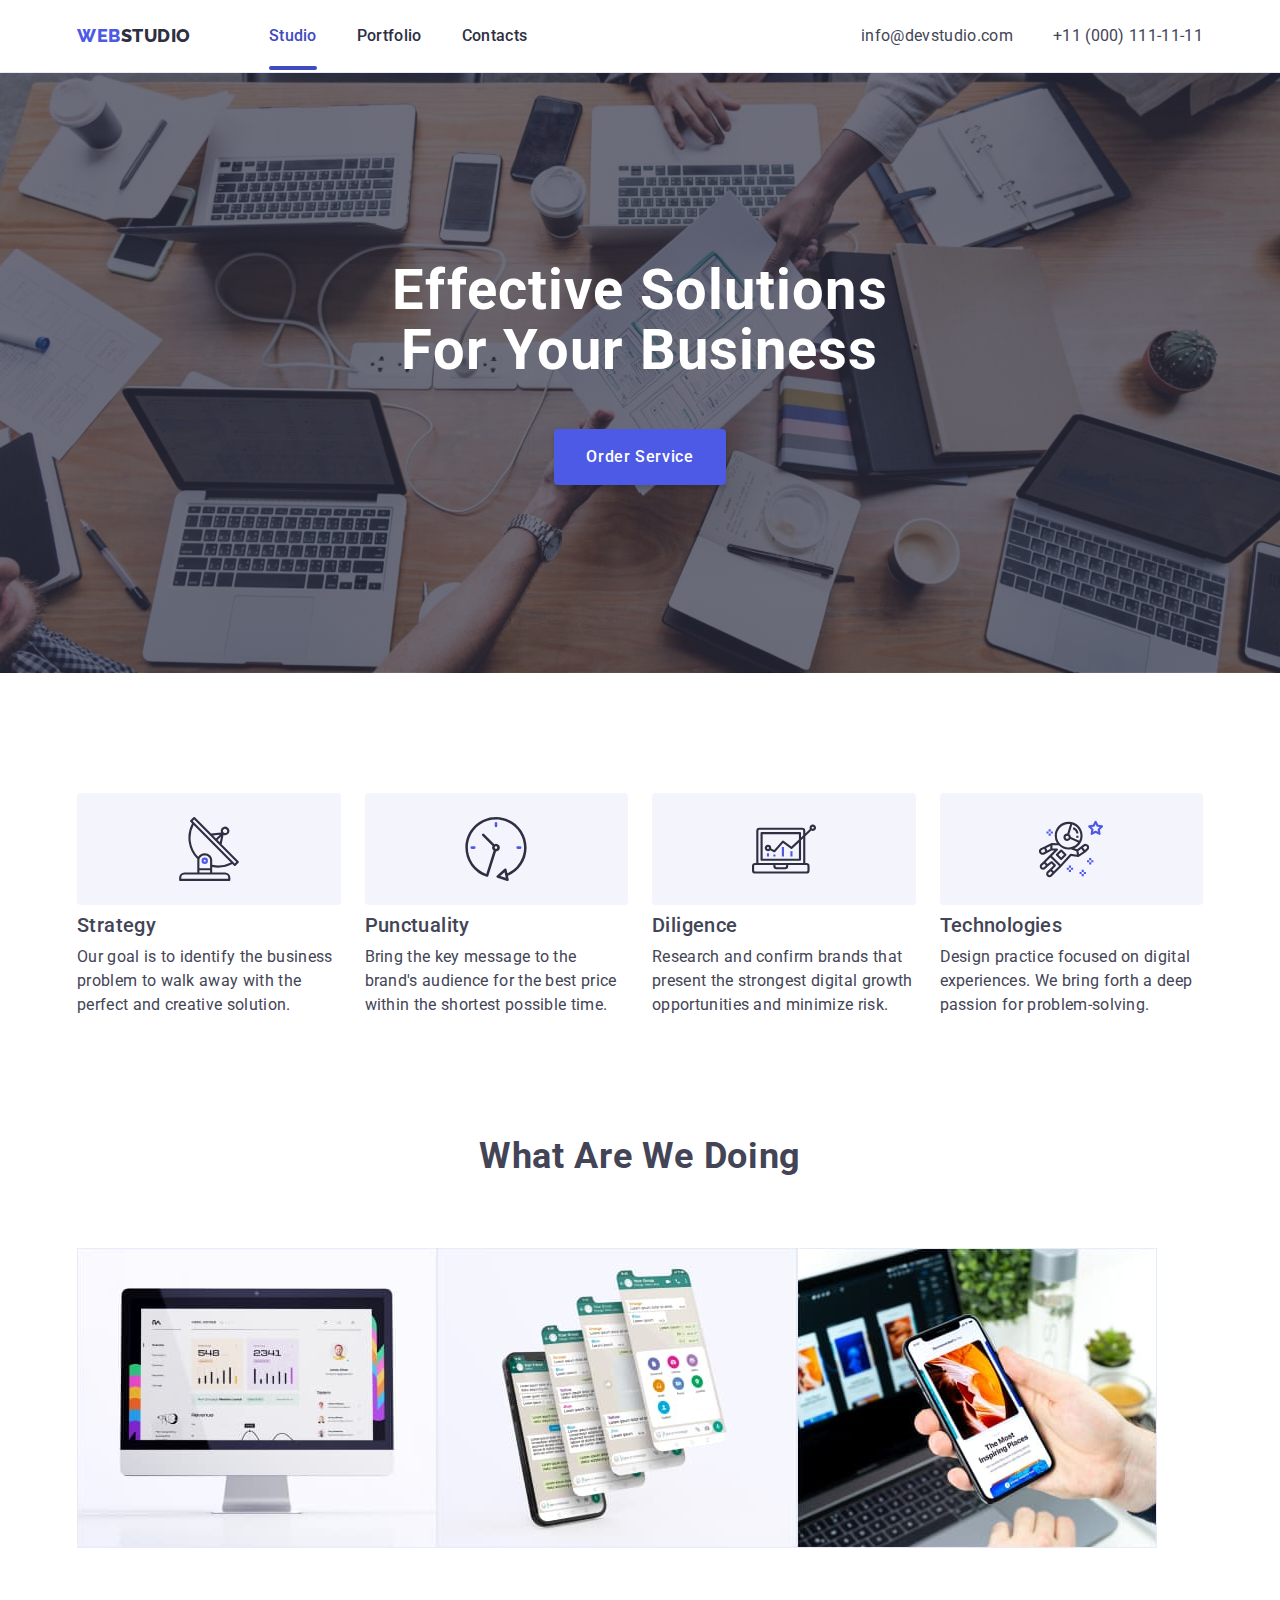
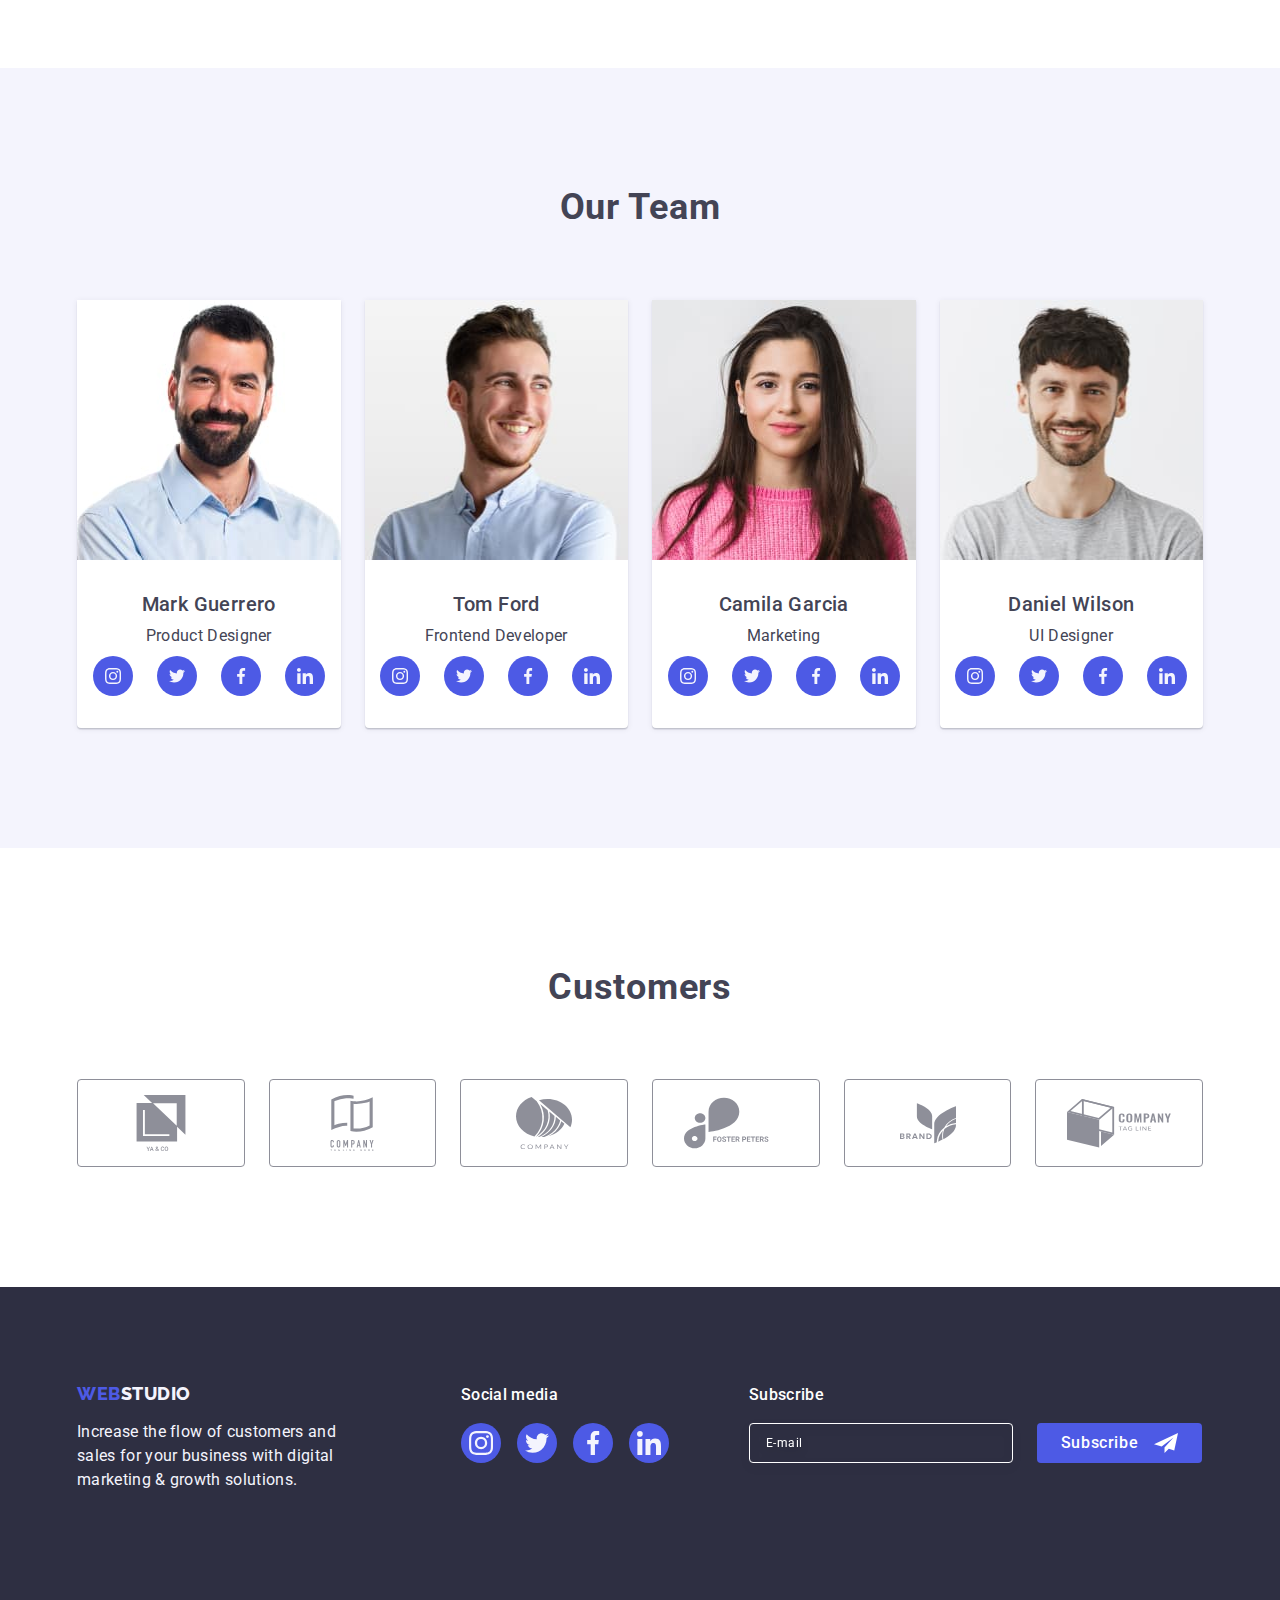
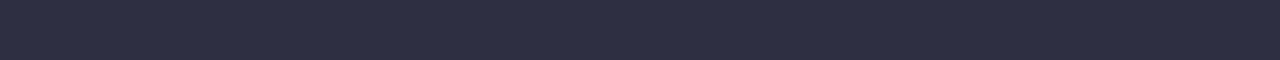
<file: index.html>
<!DOCTYPE html>
<html lang="en">
  <head>
    <meta charset="UTF-8" />
    <meta http-equiv="X-UA-Compatible" content="IE=edge" />
    <meta name="viewport" content="width=device-width, initial-scale=1.0" />
    <link
      rel="stylesheet"
      href="https://cdnjs.cloudflare.com/ajax/libs/modern-normalize/1.1.0/modern-normalize.min.css"
    />
    <link rel="stylesheet" href="./css/styles.css" />
    <link rel="preconnect" href="https://fonts.googleapis.com" />
    <link rel="preconnect" href="https://fonts.gstatic.com" crossorigin />
    <link
      href="https://fonts.googleapis.com/css2?family=Raleway:wght@800&family=Roboto:wght@400;500;700&display=swap"
      rel="stylesheet"
    />
    <title>Web Studio</title>
  </head>
  <body>
    <header class="page-header">
      <div class="container page-header-container">
        <nav class="main-nav">
          <a href="./index.html" class="logo link"
            >Web<span class="logo-part">Studio</span></a
          >
          <ul class="main-nav-list list-general list">
            <li class="main-nav-item item">
              <a class="main-nav-link link current-page" href="./index.html"
                >Studio</a
              >
            </li>
            <li class="main-nav-item item">
              <a class="main-nav-link link" href="./portfolio.html"
                >Portfolio</a
              >
            </li>
            <li class="main-nav-item item">
              <a class="main-nav-link link" href="">Contacts</a>
            </li>
          </ul>
        </nav>
        <button
          type="button"
          class="mobile-menu-open-btn js-open-menu"
          aria-expanded="false"
        >
          <svg class="modal-open-btn-icon" width="32" height="22">
            <use href="./images/icons.svg#icon-burger"></use>
          </svg>
        </button>
        <address class="page-header-address">
          <ul class="header-adress-list list-general list">
            <li class="header-address-item item">
              <a
                class="header-address-link link"
                href="mailto:info@devstudio.com"
                >info@devstudio.com</a
              >
            </li>
            <li class="header-address-item item">
              <a class="header-address-link link" href="tel:+110001111111"
                >+11 (000) 111-11-11</a
              >
            </li>
          </ul>
        </address>
      </div>
    </header>
    <main>
      <section class="hero">
        <div class="container hero-container">
          <h1 class="main-title">Effective Solutions for Your Business</h1>
          <button class="hero-btn btn" type="button" data-modal-open>
            Order Service
          </button>
        </div>
      </section>
      <section class="principles">
        <div class="container">
          <h2 class="hiden">Section 1</h2>
          <ul class="principles-list list">
            <li class="principles-item item">
              <div class="principles-icon-block">
                <svg class="principles-icon" width="64" height="64">
                  <use href="./images/icons.svg#icon-antenna"></use>
                </svg>
              </div>
              <h3 class="secondary-title">Strategy</h3>
              <p class="main-text">
                Our goal is to identify the business problem to walk away with
                the perfect and creative solution.
              </p>
            </li>
            <li class="principles-item item">
              <div class="principles-icon-block">
                <svg class="principles-icon" width="64" height="64">
                  <use href="./images/icons.svg#icon-clock"></use>
                </svg>
              </div>
              <h3 class="secondary-title">Punctuality</h3>
              <p class="main-text">
                Bring the key message to the brand's audience for the best price
                within the shortest possible time.
              </p>
            </li>
            <li class="principles-item item">
              <div class="principles-icon-block">
                <svg class="principles-icon" width="64" height="64">
                  <use href="./images/icons.svg#icon-diagram"></use>
                </svg>
              </div>
              <h3 class="secondary-title">Diligence</h3>
              <p class="main-text">
                Research and confirm brands that present the strongest digital
                growth opportunities and minimize risk.
              </p>
            </li>
            <li class="principles-item item">
              <div class="principles-icon-block">
                <svg class="principles-icon" width="64" height="64">
                  <use href="./images/icons.svg#icon-astronaut"></use>
                </svg>
              </div>
              <h3 class="secondary-title">Technologies</h3>
              <p class="main-text">
                Design practice focused on digital experiences. We bring forth a
                deep passion for problem-solving.
              </p>
            </li>
          </ul>
        </div>
      </section>
      <section class="works">
        <div class="container">
          <h2 class="section-title">What are we doing</h2>
          <ul class="works-list list">
            <li class="works-item item">
                <img
                class="works-img"
                srcset="./images/works/computer-desktop.jpg 1x,./images/works/computer-desktop@2x.jpg 2x"
                  src="./images/works/computer-desktop.jpg"
                  alt="computer"
                  width="360"
                />
            
            </li>
            <li class="works-item item">
          
                <img
                class="works-img"
                srcset="./images/works/phone-desktop.jpg 1x,./images/works/phone-desktop@2x.jpg 2x"
                  src="./images/works/phone-desktop.jpg"
                  alt="phone"
                  width="360"
                />
             
            </li>
            <li class="works-item item">
             
                <img
                class="works-img"
                srcset="./images/works/phone-and-laptop-desktop.jpg 1x,./images/works/phone-and-laptop-desktop@2x.jpg 2x"
                  src="./images/works/phone-and-laptop-desktop.jpg"
                  alt="phone and laptop"
                  width="360"
                />
           
            </li>
          </ul>
        </div>
      </section>
      <section class="team">
        <div class="container">
          <h2 class="section-title">Our Team</h2>
          <ul class="team-list list">
            <li class="team-item item">
                <img
                class="team-img"
                  srcset="./images/team/mark-guerrero.jpg 1x,./images/team/mark-guerrero@2x.jpg 2x"
                
                  src="./images/team/mark-guerrero.jpg"
                  alt="mark guerrero"
                  width="264"
                />
            

              <div class="card-info">
                <h3 class="secondary-title">Mark Guerrero</h3>
                <p class="main-text">Product Designer</p>
                <ul class="social-media-list card-info-sm-list list">
                  <li class="social-media-item">
                    <a href="" class="social-media-link">
                      <svg
                        class="social-media-icon"
                        aria-label="instagram icon"
                        width="16"
                        height="16"
                      >
                        <use href="./images/icons.svg#icon-instagram"></use>
                      </svg>
                    </a>
                  </li>
                  <li class="social-media-item">
                    <a href="" class="social-media-link">
                      <svg
                        class="social-media-icon"
                        aria-label="twitter icon"
                        width="16"
                        height="16"
                      >
                        <use href="./images/icons.svg#icon-twitter"></use>
                      </svg>
                    </a>
                  </li>
                  <li class="social-media-item">
                    <a href="" class="social-media-link">
                      <svg
                        class="social-media-icon"
                        aria-label="facebook icon"
                        width="16"
                        height="16"
                      >
                        <use href="./images/icons.svg#icon-facebook"></use>
                      </svg>
                    </a>
                  </li>
                  <li class="social-media-item">
                    <a href="" class="social-media-link">
                      <svg
                        class="social-media-icon"
                        aria-label="linkedin icon"
                        width="16"
                        height="16"
                      >
                        <use href="./images/icons.svg#icon-linkedin"></use>
                      </svg>
                    </a>
                  </li>
                </ul>
              </div>
            </li>
            <li class="team-item item">
              
                <img
                  class="team-img"
                  srcset="./images/team/tom-ford.jpg 1x, ./images/team/tom-ford@2x.jpg 2x"
                  src="./images/team/tom-ford.jpg"
                  alt="tom ford"
                  width="264"
                />
             

              <div class="card-info">
                <h3 class="secondary-title">Tom Ford</h3>
                <p class="main-text">Frontend Developer</p>
                <ul class="social-media-list card-info-sm-list list">
                  <li class="social-media-item">
                    <a
                      href=""
                      class="social-media-link"
                      aria-label="instagram icon"
                    >
                      <svg class="social-media-icon" width="16" height="16">
                        <use href="./images/icons.svg#icon-instagram"></use>
                      </svg>
                    </a>
                  </li>
                  <li class="social-media-item">
                    <a
                      href=""
                      class="social-media-link"
                      aria-label="twitter icon"
                    >
                      <svg class="social-media-icon" width="16" height="16">
                        <use href="./images/icons.svg#icon-twitter"></use>
                      </svg>
                    </a>
                  </li>
                  <li class="social-media-item">
                    <a
                      href=""
                      class="social-media-link"
                      aria-label="facebook icon"
                    >
                      <svg class="social-media-icon" width="16" height="16">
                        <use href="./images/icons.svg#icon-facebook"></use>
                      </svg>
                    </a>
                  </li>
                  <li class="social-media-item">
                    <a
                      href=""
                      class="social-media-link"
                      aria-label="linkedin icon"
                    >
                      <svg class="social-media-icon" width="16" height="16">
                        <use href="./images/icons.svg#icon-linkedin"></use>
                      </svg>
                    </a>
                  </li>
                </ul>
              </div>
            </li>
            <li class="team-item item">
              <picture>
                <source
                 
                 
                />
                <img
                
                  class="team-img"
                  srcset="./images/team/camila-garcia.jpg 1x,./images/team/camila-garcia@2x.jpg 2x"
                  src="./images/team/camila-garcia.jpg"
                  alt="camila garcia"
                  width="264"
                />
             

              <div class="card-info">
                <h3 class="secondary-title">Camila Garcia</h3>
                <p class="main-text">Marketing</p>
                <ul class="social-media-list card-info-sm-list list">
                  <li class="social-media-item">
                    <a
                      href=""
                      class="social-media-link"
                      aria-label="instagram icon"
                    >
                      <svg class="social-media-icon" width="16" height="16">
                        <use href="./images/icons.svg#icon-instagram"></use>
                      </svg>
                    </a>
                  </li>
                  <li class="social-media-item">
                    <a
                      href=""
                      class="social-media-link"
                      aria-label="twitter icon"
                    >
                      <svg class="social-media-icon" width="16" height="16">
                        <use href="./images/icons.svg#icon-twitter"></use>
                      </svg>
                    </a>
                  </li>
                  <li class="social-media-item">
                    <a
                      href=""
                      class="social-media-link"
                      aria-label="facebook icon"
                    >
                      <svg class="social-media-icon" width="16" height="16">
                        <use href="./images/icons.svg#icon-facebook"></use>
                      </svg>
                    </a>
                  </li>
                  <li class="social-media-item">
                    <a
                      href=""
                      class="social-media-link"
                      aria-label="linkedin icon"
                    >
                      <svg class="social-media-icon" width="16" height="16">
                        <use href="./images/icons.svg#icon-linkedin"></use>
                      </svg>
                    </a>
                  </li>
                </ul>
              </div>
            </li>
            <li class="team-item item">
              
                <img
                  class="team-img"
                  srcset="./images/team/daniel-wilson.jpg 1x,./images/team/daniel-wilson@2x.jpg 2x"
                  src="./images/team/daniel-wilson.jpg"
                  alt="daniel wilson"
                  width="264"
                />


              <div class="card-info">
                <h3 class="secondary-title">Daniel Wilson</h3>
                <p class="main-text">UI Designer</p>
                <ul class="social-media-list card-info-sm-list list">
                  <li class="social-media-item">
                    <a
                      href=""
                      class="social-media-link"
                      aria-label="instagram icon"
                    >
                      <svg class="social-media-icon" width="16" height="16">
                        <use href="./images/icons.svg#icon-instagram"></use>
                      </svg>
                    </a>
                  </li>
                  <li class="social-media-item">
                    <a
                      href=""
                      class="social-media-link"
                      aria-label="twitter icon"
                    >
                      <svg class="social-media-icon" width="16" height="16">
                        <use href="./images/icons.svg#icon-twitter"></use>
                      </svg>
                    </a>
                  </li>
                  <li class="social-media-item">
                    <a
                      href=""
                      class="social-media-link"
                      aria-label="facebook icon"
                    >
                      <svg class="social-media-icon" width="16" height="16">
                        <use href="./images/icons.svg#icon-facebook"></use>
                      </svg>
                    </a>
                  </li>
                  <li class="social-media-item">
                    <a
                      href=""
                      class="social-media-link"
                      aria-label="linkedin icon"
                    >
                      <svg class="social-media-icon" width="16" height="16">
                        <use href="./images/icons.svg#icon-linkedin"></use>
                      </svg>
                    </a>
                  </li>
                </ul>
              </div>
            </li>
          </ul>
        </div>
      </section>
      <section class="customers">
        <div class="container">
          <h2 class="section-title">Customers</h2>
          <ul class="customers-list list">
            <li class="customers-item">
              <a href="" class="customers-link" aria-label="Ya&Co logo">
                <svg class="customers-icon" width="104" height="56">
                  <use href="./images/icons.svg#icon-ya-co"></use>
                </svg>
              </a>
            </li>
            <li class="customers-item">
              <a
                href=""
                class="customers-link"
                aria-label="Company tagline here icon"
              >
                <svg class="customers-icon" width="104" height="56">
                  <use href="./images/icons.svg#icon-tagline-here"></use>
                </svg>
              </a>
            </li>
            <li class="customers-item">
              <a href="" class="customers-link" aria-label="Company icon">
                <svg class="customers-icon" width="104" height="56">
                  <use href="./images/icons.svg#icon-company"></use>
                </svg>
              </a>
            </li>
            <li class="customers-item">
              <a href="" class="customers-link" aria-label="Foster peters icon">
                <svg class="customers-icon" width="104" height="56">
                  <use href="./images/icons.svg#icon-foster-peters"></use>
                </svg>
              </a>
            </li>
            <li class="customers-item">
              <a href="" class="customers-link" aria-label="Brand icon">
                <svg class="customers-icon" width="104" height="56">
                  <use href="./images/icons.svg#icon-brand"></use>
                </svg>
              </a>
            </li>
            <li class="customers-item">
              <a
                href=""
                class="customers-link"
                aria-label="Company tag line icon"
              >
                <svg class="customers-icon" width="104" height="56">
                  <use href="./images/icons.svg#icon-company-tag-line"></use>
                </svg>
              </a>
            </li>
          </ul>
        </div>
      </section>
    </main>
    <footer class="basement">
      <div class="container">
        <div class="basement-left-side">
          <div class="basement-left">
            <a href="./index.html" class="logo link"
              >Web<span class="logo-part">Studio</span></a
            >
            <p class="main-text">
              Increase the flow of customers and sales for your business with
              digital marketing & growth solutions.
            </p>
          </div>

          <div class="basement-social-media-block">
            <p class="basement-social-media-title">Social media</p>
            <ul class="social-media-list sm-list-footer list">
              <li class="social-media-item">
                <a
                  href=""
                  class="social-media-link sm-link-footer"
                  aria-label="instagram icon"
                >
                  <svg class="social-media-icon" width="24" height="24">
                    <use href="./images/icons.svg#icon-instagram"></use>
                  </svg>
                </a>
              </li>
              <li class="social-media-item">
                <a
                  href=""
                  class="social-media-link sm-link-footer"
                  aria-label="twitter icon"
                >
                  <svg class="social-media-icon" width="24" height="24">
                    <use href="./images/icons.svg#icon-twitter"></use>
                  </svg>
                </a>
              </li>
              <li class="social-media-item">
                <a
                  href=""
                  class="social-media-link sm-link-footer"
                  aria-label="facebook icon"
                >
                  <svg class="social-media-icon" width="24" height="24">
                    <use href="./images/icons.svg#icon-facebook"></use>
                  </svg>
                </a>
              </li>
              <li class="social-media-item">
                <a
                  href=""
                  class="social-media-link sm-link-footer"
                  aria-label="linkedin icon"
                >
                  <svg class="social-media-icon" width="24" height="24">
                    <use href="./images/icons.svg#icon-linkedin"></use>
                  </svg>
                </a>
              </li>
            </ul>
          </div>
        </div>

        <div class="bacement-form-wrapper">
          <p class="bacement-form-title">Subscribe</p>
          <form class="basement-subscribe-form" name="subscribe-form">
            <label
              class="bacement-subscribe-form-wrapper"
              id="bacement-user-name-input"
            >
              <input
                type="email"
                name="user-mail"
                class="basement-subscribe-input-mail"
                placeholder="E-mail"
                required
              />
            </label>
            <button class="basement-subscribe-btn btn" type="submit">
              Subscribe
              <svg
                class="basement-subscribe-button-icon"
                width="24"
                height="24"
              >
                <use
                  class="basement-subscribe-button-plane-icon"
                  href="./images/icons.svg#icon-plain"
                ></use>
              </svg>
            </button>
          </form>
        </div>
      </div>
    </footer>
    <div class="mobile-menu js-menu-container">
      <div class="mobile-menu-container">
        <button class="mobile-menu-close-btn js-close-menu">
          <svg class="mobile-menu-close-icon" width="8" height="8">
            <use href="./images/icons.svg#icon-close"></use>
          </svg>
        </button>
        <ul class="mobile-menu-list list">
          <li class="mobile-menu-item item">
            <a class="mobile-menu-link link current-page" href="./index.html"
              >Studio</a
            >
          </li>
          <li class="mobile-menu-item item">
            <a class="mobile-menu-link link" href="./portfolio.html"
              >Portfolio</a
            >
          </li>
          <li class="mobile-menu-item item">
            <a class="mobile-menu-link link" href="">Contacts</a>
          </li>
        </ul>

        <a class="mobile-menu-tel-link link" href="tel:+110001111111"
          >+11 (000) 111-11-11</a
        >

        <a class="mobile-menu-mail-link link" href="mailto:info@devstudio.com"
          >info@devstudio.com</a
        >

        <ul class="social-media-list sm-list-mobile list">
          <li class="social-media-item">
            <a
              href=""
              class="social-media-link sm-link-footer"
              aria-label="instagram icon"
            >
              <svg class="social-media-icon" width="24" height="24">
                <use href="./images/icons.svg#icon-instagram"></use>
              </svg>
            </a>
          </li>
          <li class="social-media-item">
            <a
              href=""
              class="social-media-link sm-link-footer"
              aria-label="twitter icon"
            >
              <svg class="social-media-icon" width="24" height="24">
                <use href="./images/icons.svg#icon-twitter"></use>
              </svg>
            </a>
          </li>
          <li class="social-media-item">
            <a
              href=""
              class="social-media-link sm-link-footer"
              aria-label="facebook icon"
            >
              <svg class="social-media-icon" width="24" height="24">
                <use href="./images/icons.svg#icon-facebook"></use>
              </svg>
            </a>
          </li>
          <li class="social-media-item">
            <a
              href=""
              class="social-media-link sm-link-footer"
              aria-label="linkedin icon"
            >
              <svg class="social-media-icon" width="24" height="24">
                <use href="./images/icons.svg#icon-linkedin"></use>
              </svg>
            </a>
          </li>
        </ul>
      </div>
    </div>
    <div class="hero-backdrop is-hidden" data-modal>
      <div class="hero-modal">
        <button class="hero-modal-btn btn" type="button" data-modal-close>
          <svg class="hero-modal-icon" width="8" height="8">
            <use href="./images/icons.svg#icon-close"></use>
          </svg>
        </button>
        <p class="modal-contacts-form-title">
          Leave your contacts and we will call you back
        </p>
        <form name="modal-contacts-form">
          <div class="modal-contacts-form-fild">
            <label class="modal-contacts-form-wrapper" for="user-name"
              >Name</label
            >
            <div class="contacts-form-input-wrapper">
              <input
                class="modal-contacts-input"
                type="text"
                name="user-name"
                required
                id="user-name"
              />
              <svg class="contacts-form-input-icon" width="18" height="24">
                <use href="./images/icons.svg#icon-man"></use>
              </svg>
            </div>
          </div>
          <div class="modal-contacts-form-fild">
            <label class="modal-contacts-form-wrapper" for="user-phone"
              >Phone</label
            >
            <div class="contacts-form-input-wrapper">
              <input
                class="modal-contacts-input"
                type="tel"
                name="user-phone"
                id="user-phone"
                required
              />
              <svg class="contacts-form-input-icon" width="18" height="24">
                <use href="./images/icons.svg#icon-phone"></use>
              </svg>
            </div>
          </div>

          <div class="modal-contacts-form-fild">
            <label class="modal-contacts-form-wrapper" for="modal-user-mail"
              >Email</label
            >
            <div class="contacts-form-input-wrapper">
              <input
                class="modal-contacts-input"
                type="email"
                name="user-mail"
                id="modal-user-mail"
              />
              <svg class="contacts-form-input-icon" width="18" height="24">
                <use href="./images/icons.svg#icon-mail"></use>
              </svg>
            </div>
          </div>

          <div class="modal-contacts-form-textarea-fild">
            <label class="modal-contacts-form-wrapper" for="user-comment"
              >Comment</label
            >
            <textarea
              class="contacts-form-textarea"
              name="user-comment"
              id="user-comment"
              placeholder="Text input"
            ></textarea>
          </div>
          <div class="modal-contacts-form-checkbox-fild">
            <input
              class="modal-contacts-checkbox visually-hidden"
              type="checkbox"
              name="user-privacy"
              required
              id="user-privacy"
              value="true"
            />
            <label class="modal-contacts-checkbox-wrapper" for="user-privacy"
              ><span class="modal-contacts-custom-checkbox-wrapper">
                <svg
                  class="modal-contacts-custom-checkbox-icon"
                  width="10"
                  height="8"
                >
                  <use href="./images/icons.svg#icon-checked"></use>
                </svg>
              </span>

              I accept the terms and conditions of the
              <a href="" class="modal-private-policy-link link"
                >Privacy Policy</a
              >
            </label>
          </div>
          <button type="submit" class="modal-contacts-submit-btn btn">
            Send
          </button>
        </form>
      </div>
    </div>
    <script defer src="js/mobile-menu.js"></script>
    <script src="./js/modal.js"></script>
  </body>
</html>
</file>
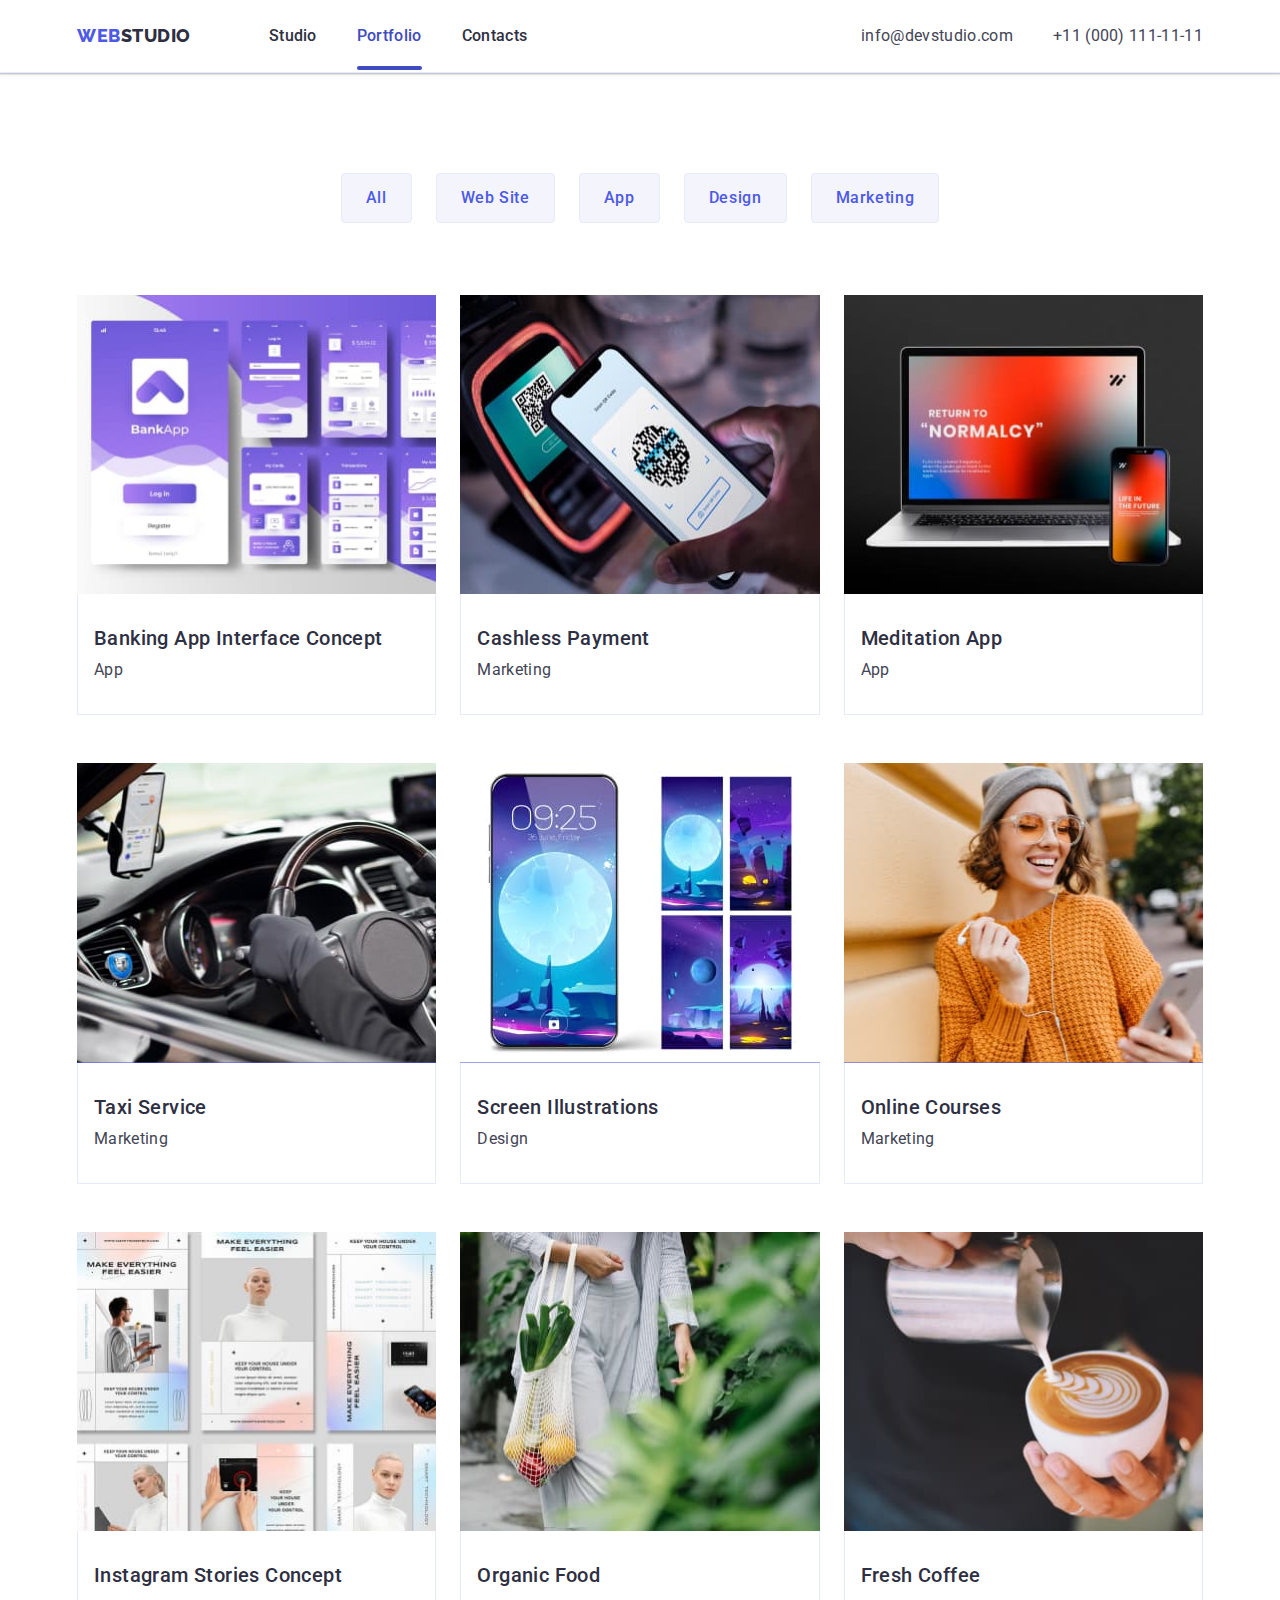
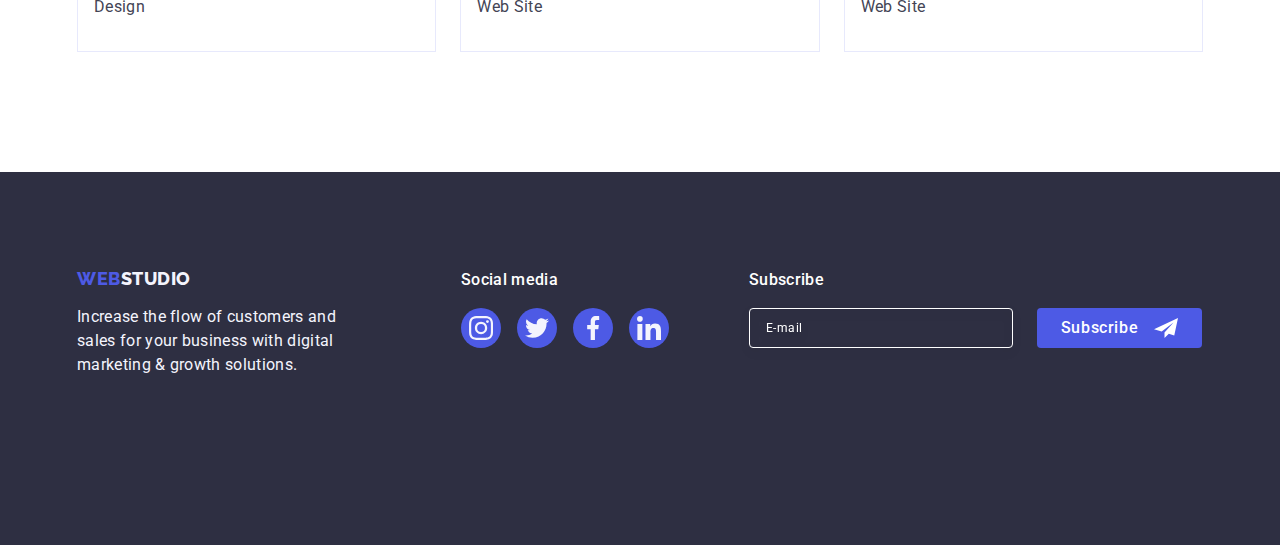
<file: portfolio.html>
<!DOCTYPE html>
<html lang="en">
  <head>
    <meta charset="UTF-8" />
    <meta http-equiv="X-UA-Compatible" content="IE=edge" />
    <meta name="viewport" content="width=device-width, initial-scale=1.0" />
    <link
      rel="stylesheet"
      href="https://cdnjs.cloudflare.com/ajax/libs/modern-normalize/1.1.0/modern-normalize.min.css"
    />
    <link rel="stylesheet" href="./css/styles.css" />
    <link rel="preconnect" href="https://fonts.googleapis.com" />
    <link rel="preconnect" href="https://fonts.gstatic.com" crossorigin />
    <link
      href="https://fonts.googleapis.com/css2?family=Raleway:wght@800&family=Roboto:wght@400;500;700&display=swap"
      rel="stylesheet"
    />
    <title>Portfolio</title>
  </head>
  <body>
    <header class="page-header">
      <div class="container page-header-container">
        <nav class="main-nav">
          <a href="./index.html" class="logo link"
            >Web<span class="logo-part">Studio</span></a
          >
          <ul class="main-nav-list list-general list">
            <li class="main-nav-item item">
              <a class="main-nav-link link" href="./index.html">Studio</a>
            </li>
            <li class="main-nav-item item">
              <a class="main-nav-link link current-page" href="./portfolio.html"
                >Portfolio</a
              >
            </li>
            <li class="main-nav-item item">
              <a class="main-nav-link link" href="">Contacts</a>
            </li>
          </ul>
        </nav>
        <button
          type="button"
          class="mobile-menu-open-btn js-open-menu"
          aria-expanded="false"
        >
          <svg class="modal-open-btn-icon" width="32" height="22">
            <use href="./images/icons.svg#icon-burger"></use>
          </svg>
        </button>
        <address class="page-header-address">
          <ul class="header-adress-list list-general list">
            <li class="header-address-item item">
              <a
                class="header-address-link link"
                href="mailto:info@devstudio.com"
                >info@devstudio.com</a
              >
            </li>
            <li class="header-address-item item">
              <a class="header-address-link link" href="tel:+110001111111"
                >+11 (000) 111-11-11</a
              >
            </li>
          </ul>
        </address>
      </div>
    </header>
    <main>
      <section class="portfolio">
        <div class="container portfolio-container">
          <h1 class="hiden">Portfolio</h1>
          <ul class="portfolio-filtr-list list-general list">
            <li class="portfolio-filtr-item item">
              <button class="portfolio-filtr-btn btn" type="button">All</button>
            </li>
            <li class="portfolio-filtr-item item">
              <button class="portfolio-filtr-btn btn" type="button">
                Web Site
              </button>
            </li>
            <li class="portfolio-filtr-item item">
              <button class="portfolio-filtr-btn btn" type="button">App</button>
            </li>
            <li class="portfolio-filtr-item item">
              <button class="portfolio-filtr-btn btn" type="button">
                Design
              </button>
            </li>
            <li class="portfolio-filtr-item item">
              <button class="portfolio-filtr-btn btn" type="button">
                Marketing
              </button>
            </li>
          </ul>
          <ul class="portfolio-list list-general list">
            <li class="portfolio-item">
              <a href="" class="portfolio-link link">
                <div class="portfolio-thumb">
                  <picture>
                    <source
                      srcset="
                        ./images/portfolio/app-desktop.jpg 1x,
                        ./images/portfolio/app-desktop@2x.jpg 2x
                      "
                      media="(min-width: 1158px)"
                      
                    />

                    <source
                      srcset="
                        ./images/portfolio/app-tablet.jpg 1x,
                        ./images/portfolio/app-tablet@2x.jpg 2x
                      "
                      media="(min-width:768px)"
                    />

                    <source
                      srcset="
                        ./images/portfolio/app-mobile.jpg 1x,
                        ./images/portfolio/app-mobile@2x.jpg 2x
                      "
                      media="(max-width:767px)"
                    />

                    <img
                      class="portfolio-img"
                      src="./images/portfolio/app-mobile.jpg"
                      alt="application"
                    
                    />
                  </picture>
                  <p class="portfolio-overlay">
                    14 Stylish and User-Friendly App Design Concepts · Task
                    Manager App · Calorie Tracker App · Exotic Fruit Ecommerce
                    App · Cloud Storage App
                  </p>
                </div>
                <div class="card-info portfolio-card-info">
                  <h2 class="secondary-title">Banking App Interface Concept</h2>
                  <p class="main-text">App</p>
                </div>
              </a>
            </li>
            <li class="portfolio-item">
              <a href="" class="portfolio-link link">
                <div class="portfolio-thumb">
                  <picture>
                    <source
                      srcset="
                      ./images/portfolio/phone-payment-desktop.jpg 1x,
                      ./images/portfolio/phone-payment-desktop@2x.jpg 2x
                      "
                      media="(min-width: 1158px)"
                    />

                    <source
                      srcset="
                      ./images/portfolio/phone-payment-tablet.jpg 1x,
                      ./images/portfolio/phone-payment-tablet@2x.jpg 2x
                      "
                      media="(min-width:768px)"
                    />

                    <source
                      srcset="
                      ./images/portfolio/phone-payment-mobile.jpg 1x,
                      ./images/portfolio/phone-payment-mobile@2x.jpg 2x
                      "
                      media="(max-width:767px)"
                    />

                    <img
                      class="portfolio-img"
                      src="./images/portfolio/phone-payment-mobile.jpg"
                      alt="phone payment"
                      
                    />
                  </picture>
                  
                  <p class="portfolio-overlay">
                    14 Stylish and User-Friendly App Design Concepts · Task
                    Manager App · Calorie Tracker App · Exotic Fruit Ecommerce
                    App · Cloud Storage App
                  </p>
                </div>
                <div class="card-info portfolio-card-info">
                  <h2 class="secondary-title">Cashless Payment</h2>
                  <p class="main-text">Marketing</p>
                </div>
              </a>
            </li>
            <li class="portfolio-item">
              <a href="" class="portfolio-link link">
                <div class="portfolio-thumb">
                  <picture>
                    <source
                      srcset="
                      ./images/portfolio/leptop-phone-desktop.jpg 1x,
                      ./images/portfolio/leptop-phone-desktop@2x.jpg 2x
                      "
                      media="(min-width: 1158px)"
                    />

                    <source
                      srcset="
                      ./images/portfolio/leptop-phone-tablet.jpg 1x,
                      ./images/portfolio/leptop-phone-tablet@2x.jpg 2x
                      "
                      media="(min-width:768px)"
                    />

                    <source
                      srcset="
                      ./images/portfolio/leptop-phone-mobile.jpg 1x,
                      ./images/portfolio/leptop-phone-mobile@2x.jpg 2x
                      "
                      media="(max-width:767px)"
                    />

                    <img
                      class="portfolio-img"
                      src="./images/portfolio/leptop-phone-mobile.jpg"
                      alt="phone and laptop"
                     
                    />
                  </picture>
                
                  <p class="portfolio-overlay">
                    14 Stylish and User-Friendly App Design Concepts · Task
                    Manager App · Calorie Tracker App · Exotic Fruit Ecommerce
                    App · Cloud Storage App
                  </p>
                </div>
                <div class="card-info portfolio-card-info">
                  <h2 class="secondary-title">Meditation App</h2>
                  <p class="main-text">App</p>
                </div>
              </a>
            </li>
            <li class="portfolio-item">
              <a href="" class="portfolio-link link">
                <div class="portfolio-thumb">
                  <picture>
                    <source
                      srcset="
                      ./images/portfolio/phone-in-car-desktop.jpg 1x,
                      ./images/portfolio/phone-in-car-desktop@2x.jpg 2x
                      "
                      media="(min-width: 1158px)"
                    />

                    <source
                      srcset="
                      ./images/portfolio/phone-in-car-tablet.jpg 1x,
                      ./images/portfolio/phone-in-car-tablet@2x.jpg 2x
                      "
                      media="(min-width:768px)"
                    />

                    <source
                      srcset="
                      ./images/portfolio/phone-in-car-mobile.jpg 1x,
                      ./images/portfolio/phone-in-car-mobile@2x.jpg 2x
                      "
                      media="(max-width:767px)"
                    />

                    <img
                      class="portfolio-img"
                      src="./images/portfolio/phone-in-car-mobile.jpg"
                      alt="phone in car"
                     
                    />
                  </picture>
                
                  <p class="portfolio-overlay">
                    14 Stylish and User-Friendly App Design Concepts · Task
                    Manager App · Calorie Tracker App · Exotic Fruit Ecommerce
                    App · Cloud Storage App
                  </p>
                </div>
                <div class="card-info portfolio-card-info">
                  <h2 class="secondary-title">Taxi Service</h2>
                  <p class="main-text">Marketing</p>
                </div>
              </a>
            </li>
            <li class="portfolio-item">
              <a href="" class="portfolio-link link">
                <div class="portfolio-thumb">
                  <picture>
                    <source
                      srcset="
                      ./images/portfolio/phone-screenholders-desktop.jpg 1x,
                      ./images/portfolio/phone-screenholders-desktop@2x.jpg 2x
                      "
                      media="(min-width: 1158px)"
                    />

                    <source
                      srcset="
                      ./images/portfolio/phone-screenholders-tablet.jpg 1x,
                      ./images/portfolio/phone-screenholders-tablet@2x.jpg 2x
                      "
                      media="(min-width:768px)"
                    />

                    <source
                      srcset="
                      ./images/portfolio/phone-screenholders-mobile.jpg 1x,
                      ./images/portfolio/phone-screenholders-mobile@2x.jpg 2x
                      "
                      media="(max-width:767px)"
                    />

                    <img
                      class="portfolio-img"
                      src="./images/portfolio/phone-screenholders-mobile.jpg"
                      alt="phone and screenholders"
                      
                    />
                  </picture>
                
                  <p class="portfolio-overlay">
                    14 Stylish and User-Friendly App Design Concepts · Task
                    Manager App · Calorie Tracker App · Exotic Fruit Ecommerce
                    App · Cloud Storage App
                  </p>
                </div>
                <div class="card-info portfolio-card-info">
                  <h2 class="secondary-title">Screen Illustrations</h2>
                  <p class="main-text">Design</p>
                </div>
              </a>
            </li>
            <li class="portfolio-item">
              <a href="" class="portfolio-link link">
                <div class="portfolio-thumb">
                  <picture>
                    <source
                      srcset="
                      ./images/portfolio/girl-with-phone-desktop.jpg 1x,
                      ./images/portfolio/girl-with-phone-desktop@2x.jpg 2x
                      "
                      media="(min-width: 1158px)"
                    />

                    <source
                      srcset="
                      ./images/portfolio/girl-with-phone-tablet.jpg 1x,
                      ./images/portfolio/girl-with-phone-tablet@2x.jpg 2x
                      "
                      media="(min-width:768px)"
                    />

                    <source
                      srcset="
                      ./images/portfolio/girl-with-phone-mobile.jpg 1x,
                      ./images/portfolio/girl-with-phone-mobile@2x.jpg 2x
                      "
                      media="(max-width:767px)"
                    />

                    <img
                      class="portfolio-img"
                      src="./images/portfolio/girl-with-phone-mobile.jpg"
                      alt="girl with phone"
                      
                    />
                  </picture>
                
                  <p class="portfolio-overlay">
                    14 Stylish and User-Friendly App Design Concepts · Task
                    Manager App · Calorie Tracker App · Exotic Fruit Ecommerce
                    App · Cloud Storage App
                  </p>
                </div>
                <div class="card-info portfolio-card-info">
                  <h2 class="secondary-title">Online Courses</h2>
                  <p class="main-text">Marketing</p>
                </div>
              </a>
            </li>
            <li class="portfolio-item">
              <a href="" class="portfolio-link link">
                <div class="portfolio-thumb">
                  <picture>
                    <source
                      srcset="
                      ./images/portfolio/posts-desktop.jpg 1x,
                      ./images/portfolio/posts-desktop@2x.jpg 2x
                      "
                      media="(min-width: 1158px)"
                    />

                    <source
                      srcset="
                      ./images/portfolio/posts-tablet.jpg 1x,
                      ./images/portfolio/posts-tablet@2x.jpg 2x
                      "
                      media="(min-width:768px)"
                    />

                    <source
                      srcset="
                      ./images/portfolio/posts-mobile.jpg 1x,
                      ./images/portfolio/posts-mobile@2x.jpg 2x
                      "
                      media="(max-width:767px)"
                    />

                    <img
                      class="portfolio-img"
                      src="./images/portfolio/posts-mobile.jpg"
                      alt="posts"
                     
                    />
                  </picture>
                 
                  <p class="portfolio-overlay">
                    14 Stylish and User-Friendly App Design Concepts · Task
                    Manager App · Calorie Tracker App · Exotic Fruit Ecommerce
                    App · Cloud Storage App
                  </p>
                </div>
                <div class="card-info portfolio-card-info">
                  <h2 class="secondary-title">Instagram Stories Concept</h2>
                  <p class="main-text">Design</p>
                </div>
              </a>
            </li>
            <li class="portfolio-item">
              <a href="" class="portfolio-link link">
                <div class="portfolio-thumb">
                  <picture>
                    <source
                      srcset="
                      ./images/portfolio/woman-with-vegitables-desktop.jpg 1x,
                      ./images/portfolio/woman-with-vegitables-desktop@2x.jpg 2x
                      "
                      media="(min-width: 1158px)"
                    />

                    <source
                      srcset="
                      ./images/portfolio/woman-with-vegitables-tablet.jpg 1x,
                      ./images/portfolio/woman-with-vegitables-tablet@2x.jpg 2x
                      "
                      media="(min-width:768px)"
                    />

                    <source
                      srcset="
                      ./images/portfolio/woman-with-vegitables-mobile.jpg 1x,
                      ./images/portfolio/woman-with-vegitables-mobile@2x.jpg 2x
                      "
                      media="(max-width:767px)"
                    />

                    <img
                      class="portfolio-img"
                      src="./images/portfolio/woman-with-vegitables-mobile.jpg"
                      alt="woman with vegitables"
                     
                    />
                  </picture>
                
                  <p class="portfolio-overlay">
                    14 Stylish and User-Friendly App Design Concepts · Task
                    Manager App · Calorie Tracker App · Exotic Fruit Ecommerce
                    App · Cloud Storage App
                  </p>
                </div>
                <div class="card-info portfolio-card-info">
                  <h2 class="secondary-title">Organic Food</h2>
                  <p class="main-text">Web Site</p>
                </div>
              </a>
            </li>
            <li class="portfolio-item">
              <a href="" class="portfolio-link link">
                <div class="portfolio-thumb">
                  <picture>
                    <source
                      srcset="
                      ./images/portfolio/coffe-desktop.jpg 1x,
                      ./images/portfolio/coffe-desktop@2x.jpg 2x
                      "
                      media="(min-width: 1158px)"
                    />

                    <source
                      srcset="
                      ./images/portfolio/coffe-tablet.jpg 1x,
                      ./images/portfolio/coffe-tablet@2x.jpg 2x
                      "
                      media="(min-width:768px)"
                    />

                    <source
                      srcset="
                      ./images/portfolio/coffe-mobile.jpg 1x,
                      ./images/portfolio/coffe-mobile@2x.jpg 2x
                      "
                      media="(max-width:767px)"
                    />

                    <img
                      class="portfolio-img"
                      src="./images/portfolio/coffe-mobile.jpg"
                      alt="coffe"
                      
                    />
                  </picture>
                 
                  <p class="portfolio-overlay">
                    14 Stylish and User-Friendly App Design Concepts · Task
                    Manager App · Calorie Tracker App · Exotic Fruit Ecommerce
                    App · Cloud Storage App
                  </p>
                </div>
                <div class="card-info portfolio-card-info">
                  <h2 class="secondary-title">Fresh Coffee</h2>
                  <p class="main-text">Web Site</p>
                </div>
              </a>
            </li>
          </ul>
        </div>
      </section>
    </main>
    <footer class="basement">
      <div class="container">
        <div class="basement-left-side">
          <div class="basement-left">
            <a href="./index.html" class="logo link"
              >Web<span class="logo-part">Studio</span></a
            >
            <p class="main-text">
              Increase the flow of customers and sales for your business with
              digital marketing & growth solutions.
            </p>
          </div>

          <div class="basement-social-media-block">
            <p class="basement-social-media-title">Social media</p>
            <ul class="social-media-list sm-list-footer list">
              <li class="social-media-item">
                <a
                  href=""
                  class="social-media-link sm-link-footer"
                  aria-label="instagram icon"
                >
                  <svg class="social-media-icon" width="24" height="24">
                    <use href="./images/icons.svg#icon-instagram"></use>
                  </svg>
                </a>
              </li>
              <li class="social-media-item">
                <a
                  href=""
                  class="social-media-link sm-link-footer"
                  aria-label="twitter icon"
                >
                  <svg class="social-media-icon" width="24" height="24">
                    <use href="./images/icons.svg#icon-twitter"></use>
                  </svg>
                </a>
              </li>
              <li class="social-media-item">
                <a
                  href=""
                  class="social-media-link sm-link-footer"
                  aria-label="facebook icon"
                >
                  <svg class="social-media-icon" width="24" height="24">
                    <use href="./images/icons.svg#icon-facebook"></use>
                  </svg>
                </a>
              </li>
              <li class="social-media-item">
                <a
                  href=""
                  class="social-media-link sm-link-footer"
                  aria-label="linkedin icon"
                >
                  <svg class="social-media-icon" width="24" height="24">
                    <use href="./images/icons.svg#icon-linkedin"></use>
                  </svg>
                </a>
              </li>
            </ul>
          </div>
        </div>

        <div class="bacement-form-wrapper">
          <p class="bacement-form-title">Subscribe</p>
          <form class="basement-subscribe-form" name="subscribe-form">
            <label
              class="bacement-subscribe-form-wrapper"
              id="bacement-user-name-input"
            >
              <input
                type="email"
                name="user-mail"
                class="basement-subscribe-input-mail"
                placeholder="E-mail"
                required
              />
            </label>
            <button class="basement-subscribe-btn btn" type="submit">
              Subscribe
              <svg
                class="basement-subscribe-button-icon"
                width="24"
                height="24"
              >
                <use
                  class="basement-subscribe-button-plane-icon"
                  href="./images/icons.svg#icon-plain"
                ></use>
              </svg>
            </button>
          </form>
        </div>
      </div>
    </footer>
    <div class="mobile-menu js-menu-container">
      <div class="container mobile-menu-container">
        <button class="mobile-menu-close-btn js-close-menu">
          <svg class="mobile-menu-close-icon" width="8" height="8">
            <use href="./images/icons.svg#icon-close"></use>
          </svg>
        </button>
        <ul class="mobile-menu-list list">
          <li class="mobile-menu-item item">
            <a class="mobile-menu-link link" href="./index.html">Studio</a>
          </li>
          <li class="mobile-menu-item item">
            <a
              class="mobile-menu-link link current-page"
              href="./portfolio.html"
              >Portfolio</a
            >
          </li>
          <li class="mobile-menu-item item">
            <a class="mobile-menu-link link" href="">Contacts</a>
          </li>
        </ul>

        <a class="mobile-menu-tel-link link" href="tel:+110001111111"
          >+11 (000) 111-11-11</a
        >

        <a class="mobile-menu-mail-link link" href="mailto:info@devstudio.com"
          >info@devstudio.com</a
        >

        <ul class="social-media-list sm-list-footer list">
          <li class="social-media-item">
            <a
              href=""
              class="social-media-link sm-link-footer"
              aria-label="instagram icon"
            >
              <svg class="social-media-icon" width="24" height="24">
                <use href="./images/icons.svg#icon-instagram"></use>
              </svg>
            </a>
          </li>
          <li class="social-media-item">
            <a
              href=""
              class="social-media-link sm-link-footer"
              aria-label="twitter icon"
            >
              <svg class="social-media-icon" width="24" height="24">
                <use href="./images/icons.svg#icon-twitter"></use>
              </svg>
            </a>
          </li>
          <li class="social-media-item">
            <a
              href=""
              class="social-media-link sm-link-footer"
              aria-label="facebook icon"
            >
              <svg class="social-media-icon" width="24" height="24">
                <use href="./images/icons.svg#icon-facebook"></use>
              </svg>
            </a>
          </li>
          <li class="social-media-item">
            <a
              href=""
              class="social-media-link sm-link-footer"
              aria-label="linkedin icon"
            >
              <svg class="social-media-icon" width="24" height="24">
                <use href="./images/icons.svg#icon-linkedin"></use>
              </svg>
            </a>
          </li>
        </ul>
      </div>
    </div>
    <script defer src="js/mobile-menu.js"></script>
  </body>
</html>
</file>
<file: css/styles.css>
:root {
	--primary-brand-color: #4d5ae5;
	--pressed-state-color: #404bbf;
	--dark-color: #2e2f42;
	--success-color: #31d0aa;
	--text-color: #434455;
	--subtle-text-color: #8e8f99;
	--accent-color: #e7e9fc;
	--light-color: #f4f4fd;
	--modal-ovarlay-color: #2e2f42;
	--hero-background-color: #2e2f42;
	--white-background-color: #ffffff;
	--modal-background-color: #fcfcfc;
	--modal-color: rgba(46, 47, 66, 0.4);
	--modal-border-color: 1px solid rgba(46, 47, 66, 0.2);
	--main-font-family: "Roboto", sans-serif;
	--secondary-font-family: "Raleway", sans-serif;
	--title-font-size: 56px;
	--title-font-weight: 700;
	--title-letter-spacing: 0.02em;
	--title-line-height: 1.07;
	--second-title-font-size: 36px;
	--second-title-font-weight: 700;
	--second-title-letter-spacing: 0.02em;
	--second-title-line-height: 1.1;
	--third-title-font-size: 20px;
	--third-title-font-weight: 500;
	--third-title-letter-spacing: 0.02em;
	--third-title-line-height: 1.2;
	--body-font-size: 16px;
	--body-font-weight: 400;
	--mobile-tiblet-body-font-weight: 500;
	--body-letter-spacing: 0.02em;
	--body-line-height: 1.5;
	--small-text-font-size: 12px;
	--small-text-font-weight: 400;
	--small-text-letter-spacing: 0.04em;
	--small-text-line-height: 1.17;
	--body-medium-font-size: 16px;
	--body-medium-font-weight: 500;
	--body-medium-letter-spacing: 0.02em;
	--body-medium-line-height: 1.5;
	--button-text-font-size: 16px;
	--button-text-font-weight: 500;
	--button-text-letter-spacing: 0.04em;
	--button-text-line-height: 1.5;
	--link-text-font-size: 12px;
	--link-text-font-weight: 400;
	--link-text-letter-spacing: 0.04em;
	--link-text-line-height: 1.33;
	--link-text-decoration: underline;
	--main-transition-duration: 250ms;
	--main-transition-timing-function: cubic-bezier(0.4, 0, 0.2, 1);
}
body {
	font-family: var(--main-font-family);
	color: var(--text-color);
	background-color: var(--white-background-color);
}
h1,
h2,
h3,
h4,
p,
ul,
ol {
	margin-top: 0;
	margin-bottom: 0;
}
ul,
ol {
	padding-left: 0;
}
img {
	display: block;
	max-width: 100%;
	height: auto;
}
address {
	font-style: normal;
}
button {
	cursor: pointer;
	border: none;
}
.container {
	padding-left: 16px;
	padding-right: 16px;
}
.list {
	list-style: none;
}
.link {
	text-decoration: none;
}
.btn {
	font-weight: var(--button-text-font-weight);
	font-size: var(--button-text-font-size);
	line-height: var(--button-text-line-height);
	letter-spacing: var(--button-text-letter-spacing);
}
.logo {
	font-family: var(--secondary-font-family);
	font-weight: 800;
	font-size: 18px;
	line-height: 1.17;
	color: var(--primary-brand-color);
	letter-spacing: 0.03em;
	text-transform: uppercase;
}
.social-media-link,
.hero-btn {
	transition: background-color var(--main-transition-duration) var(--main-transition-timing-function);
}
.page-header {
	border-bottom: 1px solid var(--accent-color);
	box-shadow: 0px 2px 1px rgba(46, 47, 66, 0.08), 0px 1px 1px rgba(46, 47, 66, 0.16),
		0px 1px 6px rgba(46, 47, 66, 0.08);
}
.page-header-container {
	
	display: flex;
	justify-content: space-between;
	align-items: center;
}
.page-header .logo-part {
	color: var(--dark-color);
}
.social-media-item {
	width: 40px;
	height: 40px;
}
.social-media-list {
	display: flex;

	align-items: center;
}
.social-media-link {
	display: flex;
	justify-content: center;
	align-items: center;
	width: 100%;
	height: 100%;
	background-color: var(--primary-brand-color);
	border-radius: 50%;
}

.social-media-icon {
	fill: var(--light-color);
}
.social-media-link:hover,
.social-media-link:focus {
	background-color: var(--pressed-state-color);
}
.main-text {
	font-weight: var(--body-font-weight);
	font-size: var(--body-font-size);
	line-height: var(--body-line-height);
	letter-spacing: var(--body-letter-spacing);
	color: var(--text-color);
}
.hero {
	background-color: var(--dark-color);

	background-size: cover;
	background-repeat: no-repeat;
	background-position: center;
	color: #ffffff;
	text-align: center;
	margin: 0 auto;
}
.main-title {
	font-weight: var(--title-font-weight);
	text-transform: capitalize;
}
.hero-btn {
	background-color: var(--primary-brand-color);
	color: inherit;
	border-radius: 4px;
	padding: 16px 32px;
	display: block;
	min-width: 169px;
	height: 56px;
	margin: 0 auto;
	box-shadow: 0px 4px 4px rgba(0, 0, 0, 0.15);
}
.hero-btn:hover,
.hero-btn:focus {
	background-color: var(--pressed-state-color);
}
.hero-backdrop {
	position: fixed;
	top: 0;
	left: 0;
	width: 100vw;
	height: 100vh;
	background-color: rgba(46, 47, 66, 0.4);
	opacity: 1;
	transition: opacity var(--main-transition-duration) var(--main-transition-timing-function),
		visibility var(--main-transition-duration) var(--main-transition-timing-function);
}
.hero-backdrop.is-hidden {
	opacity: 0;
	pointer-events: none;
	visibility: hidden;
}
.hero-modal {
	position: absolute;
	top: 50%;
	left: 50%;
	transform: translate(-50%, -50%) scale(1);
	min-height: 584px;
	background-color: var(--modal-background-color);
	border-radius: 4px;
	box-shadow: 0px 1px 1px rgba(0, 0, 0, 0.14), 0px 1px 3px rgba(0, 0, 0, 0.12), 0px 2px 1px rgba(0, 0, 0, 0.2);
	transition: transform var(--main-transition-duration) var(--main-transition-timing-function);
}

.hero-backdrop.is-hidden .hero-modal {
	transform: translate(-50%, -50%) scale(0.9);
}

.hero-modal-btn {
	width: 24px;
	height: 24px;
	padding: 0;
	background-color: var(--accent-color);
	position: absolute;
	display: flex;
	justify-content: center;
	align-items: center;
	border-radius: 50%;
	border: 1px solid rgba(0, 0, 0, 0.1);
	top: 24px;
	right: 24px;
	transition: background-color var(--main-transition-duration) var(--main-transition-timing-function),
		border var(--main-transition-duration) var(--main-transition-timing-function);
}

.hero-modal-btn:hover,
.hero-modal-btn:focus {
	background-color: var(--pressed-state-color);
	border: none;
}
.hero-modal-icon {
	transition: fill var(--main-transition-duration) var(--main-transition-timing-function);
}
.hero-modal-btn:hover .hero-modal-icon,
.hero-modal-btn:focus .hero-modal-icon {
	fill: var(--white-background-color);
}
.modal-contacts-form-title {
	font-weight: var(--body-medium-font-weight);
	font-size: var(--body-font-size);
	line-height: var(--body-line-height);
	letter-spacing: var(--body-medium-letter-spacing);
	color: var(--dark-color);
	text-align: center;
	margin-bottom: 16px;
}
.modal-contacts-form-fild {
	margin-bottom: 8px;
}
.modal-contacts-form-wrapper {
	display: block;
	font-weight: var(--small-text-font-weight);
	font-size: var(--small-text-font-size);
	line-height: var(--small-text-line-height);
	letter-spacing: var(--small-text-letter-spacing);
	color: var(--subtle-text-color);
	margin-bottom: 4px;
}
.modal-contacts-input {
	color: var(--dark-color);
	width: 100%;
	height: 40px;
	border: var(--modal-border-color);
	border-radius: 4px;
	transition: border-color var(--main-transition-duration) var(--main-transition-timing-function);
	padding-left: 38px;
	outline: transparent;
	background-color: transparent;
}

.contacts-form-input-wrapper {
	position: relative;
	display: block;
}
.contacts-form-input-icon {
	fill: var(--dark-color);
	position: absolute;
	top: 50%;
	left: 16px;
	transform: translateY(-50%);
	transition: fill var(--main-transition-duration) var(--main-transition-timing-function);
}
.modal-contacts-form-textarea-fild {
	margin-bottom: 16px;
}
.contacts-form-textarea {
	color: var(--modal-color);
	width: 100%;
	height: 120px;
	resize: none;
	padding: 8px 16px;
	outline: transparent;
	border: var(--modal-border-color);
	border-radius: 4px;
	transition: border-color var(--main-transition-duration) var(--main-transition-timing-function);
	background-color: transparent;
	font-weight: var(--small-text-font-weight);
	font-size: var(--small-text-font-size);
	line-height: var(--small-text-line-height);
	letter-spacing: var(--small-text-letter-spacing);
}
.contacts-form-textarea::placeholder {
	color: var(--modal-color);
}
.modal-contacts-input:focus,
.modal-contacts-input:hover,
.contacts-form-textarea:hover,
.contacts-form-textarea:focus {
	outline: none;
	border-color: var(--primary-brand-color);
}
.modal-contacts-input:focus + .contacts-form-input-icon,
.modal-contacts-input:hover + .contacts-form-input-icon {
	fill: var(--primary-brand-color);
}
.modal-contacts-form-checkbox-fild {
	display: flex;
	align-items: center;
	margin-bottom: 24px;
	position: relative;
}
.modal-contacts-custom-checkbox-wrapper {
	display: inline-flex;
	align-items: center;
	justify-content: center;
	width: 16px;
	height: 16px;
	border: 1px solid var(--dark-color);
	border-radius: 2px;
	cursor: pointer;
	margin-right: 8px;
	color: var(--subtle-text-color);
	fill: transparent;
}

.modal-contacts-checkbox-wrapper {
	font-weight: var(--small-text-font-weight);
	font-size: var(--small-text-font-size);
	line-height: var(--small-text-line-height);
	letter-spacing: var(--small-text-letter-spacing);
	color: var(--subtle-text-color);
}
.modal-contacts-checkbox.visually-hidden {
	position: absolute;
	appearance: none;
}
.modal-private-policy-link {
	text-decoration: underline;
	color: var(--primary-brand-color);
}
.modal-contacts-custom-checkbox-icon {
	opacity: 0;
}
.modal-contacts-checkbox:checked + .modal-contacts-checkbox-wrapper > .modal-contacts-custom-checkbox-wrapper {
	border: none;
	background-color: var(--pressed-state-color);
	border-color: var(--pressed-state-color);
	fill: var(--white-background-color);
}
.modal-contacts-checkbox:checked
	+ .modal-contacts-checkbox-wrapper
	> .modal-contacts-custom-checkbox-wrapper
	> .modal-contacts-custom-checkbox-icon {
	opacity: 1;
}

.modal-contacts-submit-btn {
	display: block;
	margin: 0 auto;
	min-width: 169px;
	height: 56px;
	padding: 16px 32px;
	text-align: center;
	border-radius: 4px;
	background-color: var(--primary-brand-color);
	color: var(--white-background-color);
	font-weight: var(--button-text-font-weight);
	font-size: var(--button-text-font-size);
	line-height: var(--button-text-line-height);
	letter-spacing: var(--button-text-letter-spacing);
	transition: background-color var(--main-transition-duration) var(--main-transition-timing-function);
}
.modal-contacts-submit-btn:hover,
.modal-contacts-submit-btn:focus {
	background-color: var(--pressed-state-color);
}
.hiden {
	position: absolute;
	width: 1px;
	height: 1px;
	margin: -1px;
	border: 0;
	padding: 0;
	white-space: nowrap;
	clip-path: inset(100%);
	clip: rect(0 0 0 0);
	overflow: hidden;
}
.principles,
.team,
.customers {
	padding-top: 96px;
	padding-bottom: 96px;
}
.section-title {
	font-weight: var(--second-title-font-weight);
	font-size: var(--second-title-font-size);
	line-height: var(--second-title-line-height);
	letter-spacing: var(--second-title-letter-spacing);
	text-align: center;
	text-transform: capitalize;
	margin-bottom: 72px;
}
.team {
	background-color: var(--light-color);
}
.team-item {
	text-align: center;
	background-color: var(--white-background-color);
	width: 264px;
	border-radius: 0 0 4px 4px;
	box-shadow: 0px 1px 6px rgba(46, 47, 66, 0.08), 0px 1px 1px rgba(46, 47, 66, 0.16),
		0px 2px 1px rgba(46, 47, 66, 0.08);
}
.card-info {
	padding: 32px 0;
}
.team .main-text {
	margin-bottom: 8px;
}
.card-info > .secondary-title {
	font-weight: var(--third-title-font-weight);
	font-size: var(--third-title-font-size);
	line-height: var(--third-title-line-height);
	letter-spacing: var(--third-title-letter-spacing);
	margin-bottom: 8px;
	text-align: center;
}
.card-info-sm-list {
	gap: 24px;
	justify-content: center;
}
.customers-list {
	display: flex;
	justify-content: center;
}
.customers-item {
	height: 88px;
}
.customers-link {
	display: flex;
	justify-content: center;
	align-items: center;
	width: 100%;
	height: 100%;
	border: 1px solid var(--subtle-text-color);
	border-radius: 4px;
	color: var(--subtle-text-color);
	transition: border-color var(--main-transition-duration) var(--main-transition-timing-function),
		color var(--main-transition-duration) var(--main-transition-timing-function);
}
.customers-icon {
	fill: currentColor;
}

.customers-link:hover,
.customers-link:focus {
	border-color: var(--pressed-state-color);
	color: var(--pressed-state-color);
}
.customers-list {
	flex-wrap: wrap;
	column-gap: 16px;
	row-gap: 72px;
}
.customers-item {
	width: calc((100% - 16px) / 2);
}
.basement {
	background-color: var(--dark-color);
	padding-top: 96px;
	padding-bottom: 96px;
}
.basement .logo {
	padding: 0;
}
.basement .logo-part,
.basement .main-text {
	color: var(--light-color);
}
.basement .logo {
	display: inline-block;
	margin-bottom: 16px;
}
.basement-social-media-title {
	font-weight: var(--body-medium-font-weight);
	font-size: var(--body-medium-font-size);
	line-height: var(--body-medium-line-height);
	letter-spacing: var(--body-medium-letter-spacing);
	margin-bottom: 16px;
	color: var(--white-background-color);
}
.sm-list-footer {
	justify-content: left;
	gap: 16px;
}
.sm-link-footer:hover,
.sm-link-footer:focus {
	background-color: var(--success-color);
}
.bacement-form-wrapper {
	color: var(--white-background-color);
}
.bacement-form-title {
	font-weight: var(--third-title-font-weight);
	font-size: var(--body-font-size);
	line-height: var(--body-line-height);
	letter-spacing: var(--body-letter-spacing);
	margin-bottom: 16px;
}
.basement-subscribe-input-mail {
	width: 100%;
	height: 40px;
	border-radius: 4px;
	outline: none;
	border: 1px solid var(--white-background-color);
	padding-left: 16px;
	background-color: transparent;
	color: inherit;
	font-weight: var(--small-text-font-weight);
	font-size: var(--small-text-font-size);
	line-height: var(--button-text-line-height);
	letter-spacing: var(--button-text-letter-spacing);
	filter: drop-shadow(0px 4px 4px rgba(0, 0, 0, 0.15));
}
.basement-subscribe-input-mail::placeholder {
	font-weight: var(--body-font-weight);
	font-size: var(--small-text-font-size);
	line-height: 2;
	color: var(--white-background-color);
}
.basement-subscribe-btn {
	min-width: 165px;
	height: 40px;
	background-color: var(--primary-brand-color);
	transition: background-color var(--main-transition-duration) var(--main-transition-timing-function);
	color: inherit;
	border-radius: 4px;
	display: flex;
	justify-content: center;
	align-items: center;
	border: none;
	font-weight: var(--body-medium-font-weight);
	font-size: var(--body-medium-font-size);
	line-height: var(--body-medium-line-height);
	letter-spacing: var(--button-text-letter-spacing);
}
.basement-subscribe-button-icon {
	fill: var(--white-background-color);
	margin-left: 16px;
}
.basement-subscribe-btn:hover,
.basement-subscribe-btn:focus {
	background-color: var(--pressed-state-color);
}
.portfolio-filtr-list {
	display: flex;
	column-gap: 24px;
}
.portfolio-filtr-btn {
	background-color: var(--light-color);
	color: var(--primary-brand-color);
	border-radius: 4px;
	border: 1px solid var(--accent-color);
	padding: 12px 24px;
	transition: background-color var(--main-transition-duration) var(--main-transition-timing-function),
		color var(--main-transition-duration) var(--main-transition-timing-function),
		border-color var(--main-transition-duration) var(--main-transition-timing-function),
		box-shadow var(--main-transition-duration) var(--main-transition-timing-function);
}
.portfolio-filtr-btn:hover,
.portfolio-filtr-btn:focus {
	background-color: var(--pressed-state-color);
	color: #ffffff;
	border: 1px solid transparent;
	box-shadow: 0px 3px 1px rgba(0, 0, 0, 0.1), 0px 2px 1px rgba(0, 0, 0, 0.08), 0px 2px 2px rgba(0, 0, 0, 0.12);
}

.portfolio-card-info {
	border: 1px solid var(--accent-color);
	border-top: none;
	padding: 32px 16px;
}
.portfolio-card-info > .secondary-title {
	color: var(--dark-color);
	text-align: left;
}
.portfolio-link {
	display: block;
	transition: box-shadow var(--main-transition-duration) var(--main-transition-timing-function);
}
.portfolio-link .portfolio-overlay {
	transition: transform var(--main-transition-duration) var(--main-transition-timing-function);
}
.portfolio-link:hover,
.portfolio-link:focus,
.portfolio-link:hover .portfolio-overlay,
.portfolio-link:focus .portfolio-overlay {
	box-shadow: 0px 1px 6px rgba(46, 47, 66, 0.08), 0px 1px 1px rgba(46, 47, 66, 0.16),
		0px 2px 1px rgba(46, 47, 66, 0.08);
	transform: translateY(0);
}
.portfolio-thumb {
	position: relative;
	overflow: hidden;
}
.portfolio-overlay {
	position: absolute;
	width: 100%;
	height: 100%;
	top: 0;
	left: 0;
	color: var(--light-color);
	background-color: var(--primary-brand-color);
	padding: 40px 32px;
	font-weight: var(--body-font-weight);
	font-size: var(--body-font-size);
	line-height: var(--body-line-height);
	letter-spacing: 0.02em;
	transform: translateY(100%);
}
.portfolio-img{
	width: 100%;
	height: auto;
}
@media screen and (min-width: 428px) {
	.container {
		width: 428px;
		margin-left: auto;
		margin-right: auto;
	}
	.hero-modal {
		width: 392px;
	}
}
@media screen and (min-width: 768px) {
	.container {
		width: 768px;
	}
	.mobile-menu-open-btn {
		display: none;
	}
	.mobile-menu {
		display: none;
	}
	.logo {
		margin-right: 120px;
	}
	.main-nav {
		display: flex;
		align-items: center;
		padding-top: 24px;
		padding-bottom: 24px;
	}
	.main-nav-link {
		color: var(--dark-color);
	}
	.main-nav-list {
		display: flex;
		justify-content: space-between;
		
	}
	.main-nav-item:not(:last-child) {
		margin-right: 40px;
	}
	.main-nav-link {
		font-weight: var(--body-medium-font-weight);
		font-size: var(--body-medium-font-size);
		line-height: var(--body-medium-line-height);
		letter-spacing: var(--body-medium-letter-spacing);
		padding-top: 24px;
		padding-bottom: 24px;
	}
	.header-address-item:first-child{
		margin-bottom: 12px;
	}
.header-adress-list{
	padding-top: 16px;
		padding-bottom: 16px;
}
	.header-address-link {
		color: var(--text-color);
		font-weight: var(--body-font-weight);
		font-size: var(--body-font-size);
		line-height: var(--body-line-height);
		letter-spacing: var(--body-letter-spacing);
		
	}
	.main-nav-link,
	.header-address-item > .header-address-link {
		transition: color var(--main-transition-duration) var(--main-transition-timing-function);
	}
	.main-nav-link:hover,
	.header-address-item:first-child > .header-address-link:hover,
	.main-nav-link:focus,
	.header-address-item:first-child > .header-address-link:focus {
		color: var(--pressed-state-color);
	}
	.current-page {
		color: var(--pressed-state-color);
		position: relative;
	}
	.current-page::after {
		position: absolute;
		display: block;
		content: "";
		width: 100%;
		height: 4px;
		border-radius: 2px;
		background-color: var(--pressed-state-color);
		left: 0;
		bottom: -1px;
	}
	.hero {
		background-image: linear-gradient(rgba(46, 47, 66, 0.7), rgba(46, 47, 66, 0.7)),
			url(../images/hero/people-office-tablet.jpg);
	}
	.main-title {
		font-size: var(--title-font-size);
		line-height: var(--title-line-height);
		letter-spacing: var(--title-letter-spacing);
		margin: 0 auto 36px auto;
		max-width: 496px;
	}
	.hero-modal {
		width: 408px;

		padding: 72px 24px 24px 24px;
	}
	.principles-list {
		display: flex;

		flex-wrap: wrap;
		justify-content: center;
		column-gap: 24px;
		row-gap: 72px;
	}
	.principles-item {
		width: 356px;
	}
	.team-list {
		display: flex;
		flex-wrap: wrap;
		row-gap: 72px;
		column-gap: 24px;
		justify-content: center;
	}

	.customers-list {
		column-gap: 24px;
	}
	.customers-item {
		width: 168px;
	}
	.basement {
		padding-top: 96px;
		padding-bottom: 96px;
	}
	.basement-left-side,
	.bacement-form-wrapper {
		padding-left: 108px;
	}
	.basement-left-side {
		display: flex;
		margin-bottom: 72px;
	}
	.basement-left > .main-text {
		max-width: 264px;
	}
	.basement-left {
		margin-right: 24px;
	}

	.basement-subscribe-form {
		display: flex;
	}
	.bacement-subscribe-form-wrapper {
		margin-right: 24px;
	}
	.basement-subscribe-input-mail {
		width: 264px;
	}
	.portfolio {
		padding-top: 64px;
		padding-bottom: 96px;
	}
	.portfolio-filtr-list {
		flex-wrap: nowrap;
		justify-content: center;
		margin-bottom: 64px;
	}
	.portfolio-list {
display: flex;
		flex-wrap: wrap;
		column-gap: 24px;
		row-gap: 72px;
		justify-content: center;
	}
	.portfolio-item {
		width: calc((100% - 1 * 24px) / 2);
	}
}
@media screen and (min-device-pixel-ratio: 2) and (min-width: 768px),
	screen and (min-resolution: 192dpi) and (min-width: 768px),
	screen and (min-resolution: 2dppx) and (min-width: 768px) {
	.hero {
		background-image: linear-gradient(rgba(46, 47, 66, 0.7), rgba(46, 47, 66, 0.7)),
			url(../images/hero/people-office-tablet@2x.jpg);
	}
}
@media screen and (min-width: 1158px) {
	.container {
		width: 1158px;
	}
	.logo {
		margin-right: 78px;
	}
	.header-adress-list {
		display: flex;
	}
	.header-adress-list{
		padding-top: 24px;
		padding-bottom: 24px;
	}
	.header-address-item:first-child{
		margin-bottom: 0;
	}
	.header-address-item:not(:last-child) {
		margin-right: 40px;
	}
	.hero {
		background-image: linear-gradient(rgba(46, 47, 66, 0.7), rgba(46, 47, 66, 0.7)),
			url(../images/hero/people-office-desktop.jpg);
	}
	.hero {
		padding-top: 188px;
		padding-bottom: 188px;
		max-width: 1440px;
	}
	.main-title {
		margin: 0 auto 48px auto;
	}
	.principles,
.team,
.customers {
	padding-top: 120px;
	padding-bottom: 120px;
}
	.principles-icon-block {
		display: flex;
		justify-content: center;
		align-items: center;
		background-color: var(--light-color);
		padding-top: 24px;
		padding-bottom: 24px;
		border-radius: 4px;
		margin-bottom: 8px;
	}
	.principles-list {
		flex-wrap: nowrap;
	}
	.principles-item {
		flex-basis: calc((100%-3 * 24px) / 4);
	}
	.secondary-title {
		font-weight: var(--third-title-font-weight);
		font-size: var(--third-title-font-size);
		line-height: var(--third-title-line-height);
		letter-spacing: var(--third-title-letter-spacing);
		margin-bottom: 8px;
	}
	.works {
		padding-bottom: 120px;
	}
	.works-list {
		display: flex;
	}
	.works-item {
		flex-basis: calc((100%-2 * 24px) / 3);
	}
	.team-list {
		flex-wrap: nowrap;
	}
	.customers-list {
		flex-wrap: nowrap;
	}
	
	.basement > .container {
		display: flex;
	}
	.basement-left-side,
	.bacement-form-wrapper {
		padding-left: 0px;
	}
	.basement-left-side {
		margin-right: 80px;
	}
	.basement-left {
		margin-right: 120px;
	}
	.portfolio {
		padding-top: 100px;
		padding-bottom: 120px;
	}
	.portfolio-filtr-list {
		margin-bottom: 72px;
	}
	.portfolio-list {
		row-gap: 48px;
	}
	.portfolio-item {
		width: calc((100% - 2 * 24px) / 3);
	}
}
@media screen and (min-device-pixel-ratio: 2) and (min-width: 1158px),
	screen and (min-resolution: 192dpi) and (min-width: 1158px),
	screen and (min-resolution: 2dppx) and (min-width: 1158px) {
	.hero {
		background-image: linear-gradient(rgba(46, 47, 66, 0.7), rgba(46, 47, 66, 0.7)),
			url(../images/hero/people-office-desktop@2x.jpg);
	}
}
@media screen and (max-width: 1157px) {
	.hero {
		padding-top: 112px;
		padding-bottom: 112px;
	}
	.principles-icon-block {
		display: none;
	}
	.principles-item > .main-text {
		font-weight: 500;
	}
	.secondary-title {
		font-weight: var(--second-title-font-weight);
		font-size: var(--second-title-font-size);
		line-height: var(--second-title-line-height);
		letter-spacing: var(--second-title-letter-spacing);
		text-align: left;
		text-transform: capitalize;
		margin-bottom: 8px;
	}
	.works {
		display: none;
	}
}


@media screen and (max-width: 767px) {
	.page-header{
		padding: 24px 0;
	}
	.mobile-menu-open-btn {
		background-color: inherit;
		padding: 0;
	}
	.modal-open-btn-icon {
		fill: var(--white-background-color);
		stroke: var(--dark-color);
	}
	.mobile-menu {
		position: fixed;
		top: 0;
		left: 0;
		width: 100%;
		height: 100%;
		background-color: var(--white-background-color);
		visibility: hidden;
		opacity: 0;
		pointer-events: none;
		overflow: auto;
	}
	.mobile-menu.is-open {
		visibility: visible;
		opacity: 1;
		pointer-events: auto;
	}
	.mobile-menu-container {
		padding: 80px 40px 40px 40px;
	}
	.mobile-menu-close-btn {
		width: 24px;
		height: 24px;
		padding: 0;
		background-color: inherit;
		position: absolute;
		display: flex;
		justify-content: center;
		align-items: center;
		border-radius: 50%;
		border: 1px solid var(--accent-color);
		top: 24px;
		right: 24px;
	}
	.mobile-menu-item:not(:last-child) {
		margin-bottom: 40px;
	}
	.mobile-menu-tel-link,
	.mobile-menu-mail-link {
		display: block;
	}
	.mobile-menu-link,
	.mobile-menu-tel-link {
		font-weight: var(--title-font-weight);
		font-size: var(--second-title-font-size);
		line-height: var(--second-title-line-height);
		letter-spacing: var(--body-letter-spacing);
	}
	.mobile-menu-link,
	.mobile-menu-mail-link {
		color: var(--dark-color);
	}
	.mobile-menu-link.current-page {
		color: var(--pressed-state-color);
	}
	.mobile-menu-list {
		margin-bottom: 248px;
	}
	.mobile-menu-tel-link {
		color: var(--primary-brand-color);
		margin-bottom: 40px;
	}

	.mobile-menu-mail-link {
		font-weight: var(--third-title-font-weight);
		font-size: var(--third-title-font-size);
		line-height: var(--third-title-line-height);
		letter-spacing: var(--third-title-letter-spacing);
		margin-bottom: 48px;
	}
	.sm-list-mobile {
		gap: 56px;
		justify-content: left;
	}
	.main-nav-list,
	.page-header-address {
		display: none;
	}
	.main-title {
		font-size: var(--second-title-font-size);
		line-height: var(--second-title-line-height);
		letter-spacing: var(--title-letter-spacing);
		margin: 0 auto 72px auto;
		max-width: 320px;
	}
	.hero {
		background-image: linear-gradient(rgba(46, 47, 66, 0.7), rgba(46, 47, 66, 0.7)),
			url(../images/hero/people-office-mobile.jpg);
	}

	.hero-modal {
		padding: 72px 16px 24px 16px;
	}
	
	.principles-item>.secondary-title{
		text-align: center;
	}
	.principles-item:not(:last-child) {
		margin-bottom: 72px;
	}
	.team-item {
		margin: 0 auto;
	}
	.team-item:not(:last-child) {
		margin-bottom: 72px;
	}
	
	.basement-left {
		max-width: 268px;
		margin: 0 auto;
		margin-bottom: 72px;
	}
	.basement-left > .logo {
		display: block;
		text-align: center;
	}
	.basement-social-media-block {
		margin-bottom: 72px;
	}
	.basement-social-media-title {
		text-align: center;
	}
	.sm-list-footer {
		justify-content: center;
	}
	.bacement-form-title {
		text-align: center;
	}
	.bacement-subscribe-form-wrapper {
		display: block;
		margin-bottom: 16px;
	}
	.basement-subscribe-btn {
		margin: 0 auto;
	}
	.portfolio {
		padding-top: 48px;
		padding-bottom: 48px;
	}
	.portfolio-filtr-list {
		flex-wrap: wrap;
		row-gap: 16px;
		margin-bottom: 48px;
	}
	.portfolio-item:not(:last-child) {
		margin-bottom: 48px;
	}
}

@media screen and (min-device-pixel-ratio: 2) and (max-width: 767px),
	screen and (min-resolution: 192dpi) and (max-width: 767px),
	screen and (min-resolution: 2dppx) and (max-width: 767px) {
	.hero {
		background-image: linear-gradient(rgba(46, 47, 66, 0.7), rgba(46, 47, 66, 0.7)),
			url(../images/hero/people-office-mobile@2x.jpg);
	}
}
</file>
